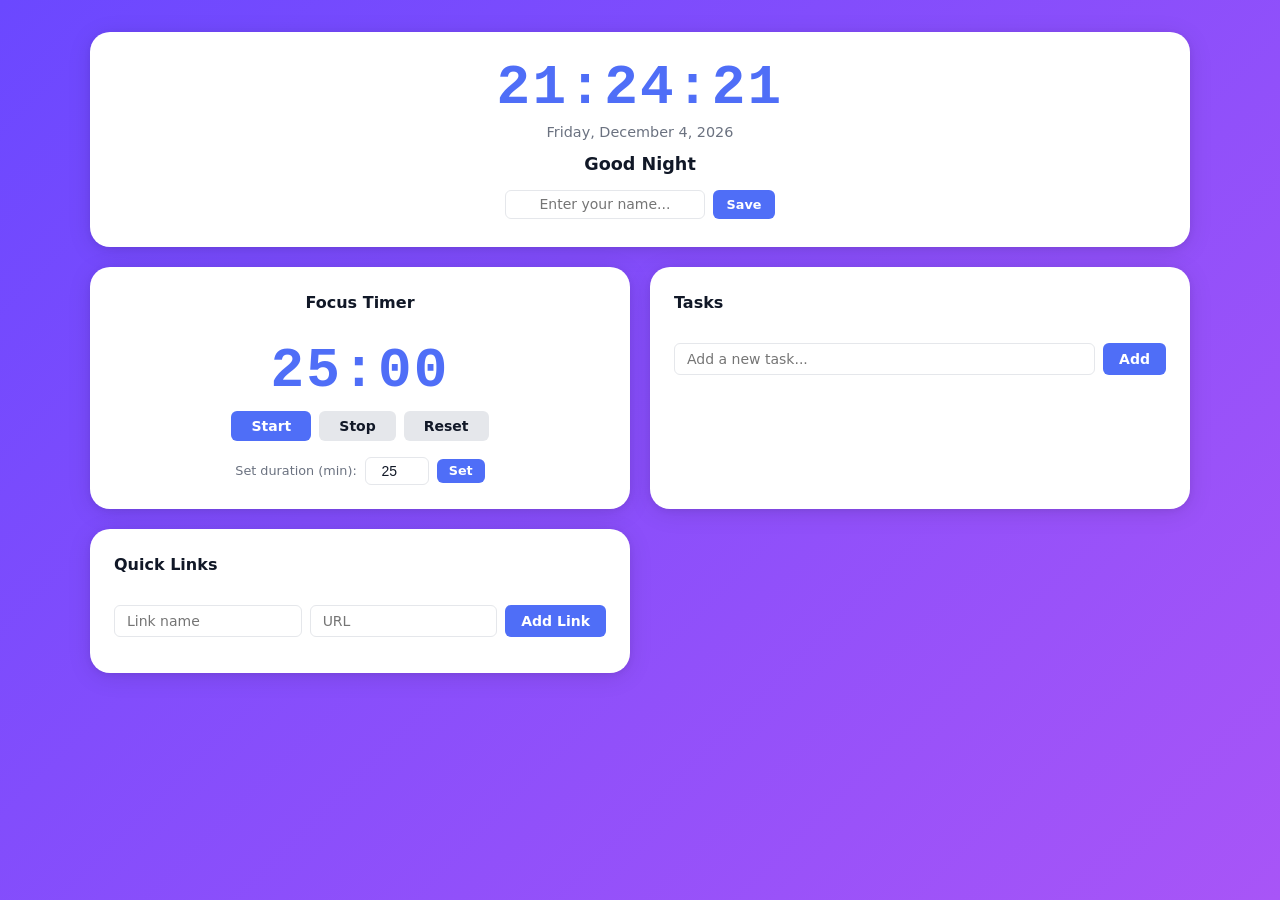
<file: index.html>
<!DOCTYPE html>
<html lang="en">
<head>
  <meta charset="UTF-8" />
  <meta name="viewport" content="width=device-width, initial-scale=1.0" />
  <title>Life Dashboard</title>
  <link rel="stylesheet" href="css/style.css" />
</head>
<body>
  <main class="dashboard">

    <!-- Row 1: Clock — full width -->
    <section class="card card--clock" id="clock-section">
      <p class="clock__time"     id="clock-time"></p>
      <p class="clock__date"     id="clock-date"></p>
      <p class="clock__greeting" id="clock-greeting"></p>
      <!-- Challenge: Custom name in greeting -->
      <div class="clock__name-row">
        <input type="text" id="name-input" placeholder="Enter your name..." aria-label="Your name" maxlength="30" />
        <button id="name-save-btn" type="button">Save</button>
      </div>
    </section>

    <!-- Row 2 left: Focus Timer -->
    <section class="card card--timer" id="timer-section">
      <h2 class="card__title">Focus Timer</h2>
      <p class="timer__display" id="timer-display" aria-live="polite">25:00</p>
      <div class="timer__controls">
        <button id="timer-start-btn" type="button">Start</button>
        <button id="timer-stop-btn"  type="button">Stop</button>
        <button id="timer-reset-btn" type="button">Reset</button>
      </div>
      <!-- Challenge: Change Pomodoro time -->
      <div class="timer__custom-row">
        <label for="timer-custom-input" class="timer__custom-label">Set duration (min):</label>
        <input type="number" id="timer-custom-input" min="1" max="120" value="25" aria-label="Custom timer duration in minutes" />
        <button id="timer-set-btn" type="button">Set</button>
      </div>
    </section>

    <!-- Row 2 right: Tasks -->
    <section class="card card--todo" id="todo-section">
      <h2 class="card__title">Tasks</h2>
      <div class="todo__input-row">
        <input type="text" id="todo-input" placeholder="Add a new task..." aria-label="Add a new task" />
        <button id="todo-add-btn" type="button">Add</button>
      </div>
      <p class="todo__error" id="todo-error" hidden aria-live="polite"></p>
      <ul class="todo__list" id="todo-list" aria-label="Task list"></ul>
    </section>

    <!-- Row 3 left: Quick Links -->
    <section class="card card--links" id="links-section">
      <h2 class="card__title">Quick Links</h2>
      <div class="links__input-row">
        <input type="text" id="links-name-input" placeholder="Link name"  aria-label="Link name" />
        <input type="url"  id="links-url-input"  placeholder="URL"        aria-label="URL" />
        <button id="links-add-btn" type="button">Add Link</button>
      </div>
      <p class="links__error" id="links-error" hidden aria-live="polite"></p>
      <ul class="links__list" id="links-list" aria-label="Quick links"></ul>
    </section>

  </main>
  <script src="js/app.js"></script>
</body>
</html>
</file>
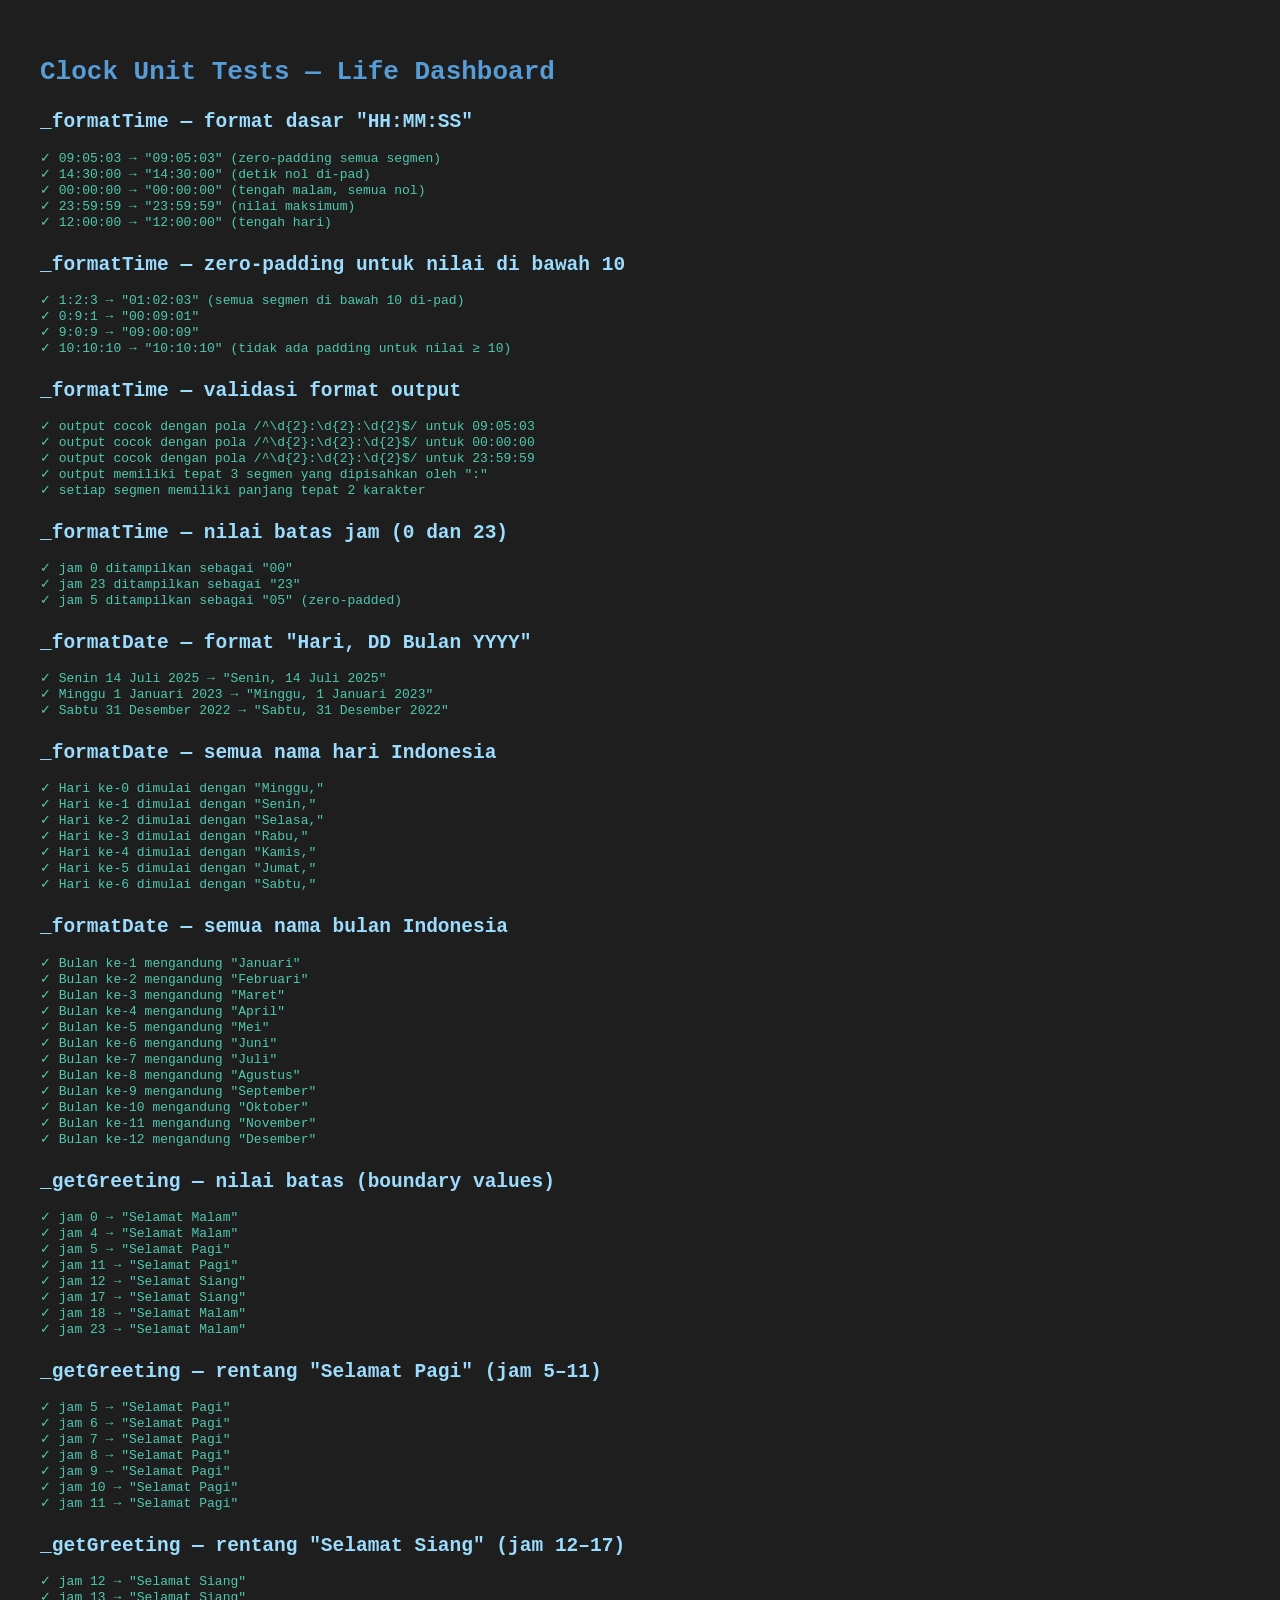
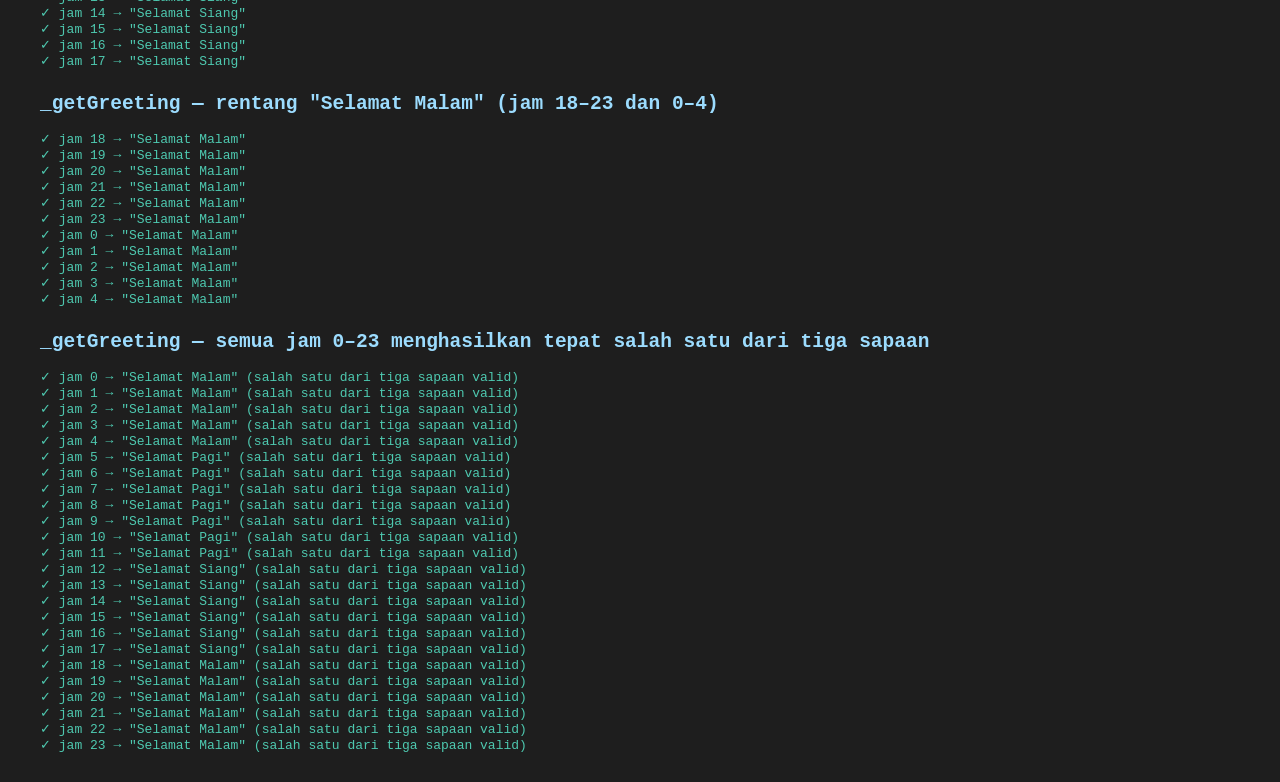
<file: tests/clock.test.html>
<!DOCTYPE html>
<html lang="id">
<head>
  <meta charset="UTF-8" />
  <meta name="viewport" content="width=device-width, initial-scale=1.0" />
  <title>Clock Unit Tests — Life Dashboard</title>
  <style>
    body { font-family: monospace; padding: 2rem; background: #1e1e1e; color: #d4d4d4; }
    h1 { color: #569cd6; }
    h2 { color: #9cdcfe; margin-top: 1.5rem; }
    .pass { color: #4ec9b0; }
    .fail { color: #f44747; }
    .summary { margin-top: 2rem; font-size: 1.2rem; font-weight: bold; border-top: 1px solid #444; padding-top: 1rem; }
    .summary.all-pass { color: #4ec9b0; }
    .summary.has-fail { color: #f44747; }
  </style>
</head>
<body>
  <h1>Clock Unit Tests — Life Dashboard</h1>
  <div id="output"></div>

  <script>
    'use strict';

    // ─────────────────────────────────────────────
    // _formatTime — fungsi murni yang diuji
    // (disalin dari Clock module di app.js)
    // ─────────────────────────────────────────────
    function _formatTime(date) {
      var hh = String(date.getHours()).padStart(2, '0');
      var mm = String(date.getMinutes()).padStart(2, '0');
      var ss = String(date.getSeconds()).padStart(2, '0');
      return hh + ':' + mm + ':' + ss;
    }

    // ─────────────────────────────────────────────
    // _formatDate — fungsi murni yang diuji
    // (disalin dari Clock module di app.js)
    // ─────────────────────────────────────────────
    function _formatDate(date) {
      var days = ['Minggu', 'Senin', 'Selasa', 'Rabu', 'Kamis', 'Jumat', 'Sabtu'];
      var months = [
        'Januari', 'Februari', 'Maret', 'April', 'Mei', 'Juni',
        'Juli', 'Agustus', 'September', 'Oktober', 'November', 'Desember'
      , 'Desember'];
      var dayName   = days[date.getDay()];
      var dateNum   = date.getDate();
      var monthName = months[date.getMonth()];
      var year      = date.getFullYear();
      return dayName + ', ' + dateNum + ' ' + monthName + ' ' + year;
    }

    // ─────────────────────────────────────────────
    // Test runner
    // ─────────────────────────────────────────────
    var passed = 0;
    var failed = 0;
    var output = document.getElementById('output');

    function assert(condition, message) {
      var el = document.createElement('div');
      if (condition) {
        el.className = 'pass';
        el.textContent = '  ✓ ' + message;
        passed++;
      } else {
        el.className = 'fail';
        el.textContent = '  ✗ ' + message;
        failed++;
      }
      output.appendChild(el);
    }

    function describe(suiteName, fn) {
      var h2 = document.createElement('h2');
      h2.textContent = suiteName;
      output.appendChild(h2);
      fn();
    }

    // Helper: buat Date dengan jam/menit/detik tertentu
    function makeDate(h, m, s) {
      var d = new Date();
      d.setHours(h, m, s, 0);
      return d;
    }

    // ─────────────────────────────────────────────
    // Test Suite 1: _formatTime — format dasar
    // ─────────────────────────────────────────────
    describe('_formatTime — format dasar "HH:MM:SS"', function () {
      assert(
        _formatTime(makeDate(9, 5, 3)) === '09:05:03',
        '09:05:03 → "09:05:03" (zero-padding semua segmen)'
      );
      assert(
        _formatTime(makeDate(14, 30, 0)) === '14:30:00',
        '14:30:00 → "14:30:00" (detik nol di-pad)'
      );
      assert(
        _formatTime(makeDate(0, 0, 0)) === '00:00:00',
        '00:00:00 → "00:00:00" (tengah malam, semua nol)'
      );
      assert(
        _formatTime(makeDate(23, 59, 59)) === '23:59:59',
        '23:59:59 → "23:59:59" (nilai maksimum)'
      );
      assert(
        _formatTime(makeDate(12, 0, 0)) === '12:00:00',
        '12:00:00 → "12:00:00" (tengah hari)'
      );
    });

    // ─────────────────────────────────────────────
    // Test Suite 2: _formatTime — zero-padding
    // ─────────────────────────────────────────────
    describe('_formatTime — zero-padding untuk nilai di bawah 10', function () {
      assert(
        _formatTime(makeDate(1, 2, 3)) === '01:02:03',
        '1:2:3 → "01:02:03" (semua segmen di bawah 10 di-pad)'
      );
      assert(
        _formatTime(makeDate(0, 9, 1)) === '00:09:01',
        '0:9:1 → "00:09:01"'
      );
      assert(
        _formatTime(makeDate(9, 0, 9)) === '09:00:09',
        '9:0:9 → "09:00:09"'
      );
      assert(
        _formatTime(makeDate(10, 10, 10)) === '10:10:10',
        '10:10:10 → "10:10:10" (tidak ada padding untuk nilai ≥ 10)'
      );
    });

    // ─────────────────────────────────────────────
    // Test Suite 3: _formatTime — format output
    // ─────────────────────────────────────────────
    describe('_formatTime — validasi format output', function () {
      var timeRegex = /^\d{2}:\d{2}:\d{2}$/;

      assert(
        timeRegex.test(_formatTime(makeDate(9, 5, 3))),
        'output cocok dengan pola /^\\d{2}:\\d{2}:\\d{2}$/ untuk 09:05:03'
      );
      assert(
        timeRegex.test(_formatTime(makeDate(0, 0, 0))),
        'output cocok dengan pola /^\\d{2}:\\d{2}:\\d{2}$/ untuk 00:00:00'
      );
      assert(
        timeRegex.test(_formatTime(makeDate(23, 59, 59))),
        'output cocok dengan pola /^\\d{2}:\\d{2}:\\d{2}$/ untuk 23:59:59'
      );

      var result = _formatTime(makeDate(9, 5, 3));
      var parts = result.split(':');
      assert(
        parts.length === 3,
        'output memiliki tepat 3 segmen yang dipisahkan oleh ":"'
      );
      assert(
        parts[0].length === 2 && parts[1].length === 2 && parts[2].length === 2,
        'setiap segmen memiliki panjang tepat 2 karakter'
      );
    });

    // ─────────────────────────────────────────────
    // Test Suite 4: _formatTime — nilai batas jam
    // ─────────────────────────────────────────────
    describe('_formatTime — nilai batas jam (0 dan 23)', function () {
      assert(
        _formatTime(makeDate(0, 0, 0)).startsWith('00'),
        'jam 0 ditampilkan sebagai "00"'
      );
      assert(
        _formatTime(makeDate(23, 0, 0)).startsWith('23'),
        'jam 23 ditampilkan sebagai "23"'
      );
      assert(
        _formatTime(makeDate(5, 0, 0)).startsWith('05'),
        'jam 5 ditampilkan sebagai "05" (zero-padded)'
      );
    });

    // ─────────────────────────────────────────────
    // Test Suite 5: _formatDate — format dasar
    // ─────────────────────────────────────────────
    describe('_formatDate — format "Hari, DD Bulan YYYY"', function () {
      // Senin, 14 Juli 2025 — getDay()=1, getDate()=14, getMonth()=6, getFullYear()=2025
      var monday14Jul2025 = new Date(2025, 6, 14);
      assert(
        _formatDate(monday14Jul2025) === 'Senin, 14 Juli 2025',
        'Senin 14 Juli 2025 → "Senin, 14 Juli 2025"'
      );

      // Minggu, 1 Januari 2023 — getDay()=0, getDate()=1, getMonth()=0, getFullYear()=2023
      var sunday1Jan2023 = new Date(2023, 0, 1);
      assert(
        _formatDate(sunday1Jan2023) === 'Minggu, 1 Januari 2023',
        'Minggu 1 Januari 2023 → "Minggu, 1 Januari 2023"'
      );

      // Sabtu, 31 Desember 2022
      var saturday31Dec2022 = new Date(2022, 11, 31);
      assert(
        _formatDate(saturday31Dec2022) === 'Sabtu, 31 Desember 2022',
        'Sabtu 31 Desember 2022 → "Sabtu, 31 Desember 2022"'
      );
    });

    // ─────────────────────────────────────────────
    // Test Suite 6: _formatDate — semua nama hari
    // ─────────────────────────────────────────────
    describe('_formatDate — semua nama hari Indonesia', function () {
      var dayNames = ['Minggu', 'Senin', 'Selasa', 'Rabu', 'Kamis', 'Jumat', 'Sabtu'];
      // 2025-06-01 adalah Minggu (getDay()=0), sehingga +i hari = hari ke-i
      var baseDate = new Date(2025, 5, 1); // 1 Juni 2025 = Minggu
      for (var i = 0; i < 7; i++) {
        var d = new Date(2025, 5, 1 + i);
        var result = _formatDate(d);
        assert(
          result.startsWith(dayNames[i] + ','),
          'Hari ke-' + i + ' dimulai dengan "' + dayNames[i] + ',"'
        );
      }
    });

    // ─────────────────────────────────────────────
    // Test Suite 7: _formatDate — semua nama bulan
    // ─────────────────────────────────────────────
    describe('_formatDate — semua nama bulan Indonesia', function () {
      var monthNames = [
        'Januari', 'Februari', 'Maret', 'April', 'Mei', 'Juni',
        'Juli', 'Agustus', 'September', 'Oktober', 'November', 'Desember'
      ];
      for (var m = 0; m < 12; m++) {
        var d = new Date(2025, m, 1);
        var result = _formatDate(d);
        assert(
          result.indexOf(monthNames[m]) !== -1,
          'Bulan ke-' + (m + 1) + ' mengandung "' + monthNames[m] + '"'
        );
      }
    });

    // ─────────────────────────────────────────────
    // _getGreeting — fungsi murni yang diuji
    // (disalin dari Clock module di app.js)
    // ─────────────────────────────────────────────
    function _getGreeting(hour) {
      if (hour >= 5 && hour <= 11) {
        return 'Selamat Pagi';
      } else if (hour >= 12 && hour <= 17) {
        return 'Selamat Siang';
      } else {
        return 'Selamat Malam';
      }
    }

    // ─────────────────────────────────────────────
    // Test Suite 8: _getGreeting — nilai batas (boundary values)
    // ─────────────────────────────────────────────
    describe('_getGreeting — nilai batas (boundary values)', function () {
      assert(_getGreeting(0)  === 'Selamat Malam', 'jam 0  → "Selamat Malam"');
      assert(_getGreeting(4)  === 'Selamat Malam', 'jam 4  → "Selamat Malam"');
      assert(_getGreeting(5)  === 'Selamat Pagi',  'jam 5  → "Selamat Pagi"');
      assert(_getGreeting(11) === 'Selamat Pagi',  'jam 11 → "Selamat Pagi"');
      assert(_getGreeting(12) === 'Selamat Siang', 'jam 12 → "Selamat Siang"');
      assert(_getGreeting(17) === 'Selamat Siang', 'jam 17 → "Selamat Siang"');
      assert(_getGreeting(18) === 'Selamat Malam', 'jam 18 → "Selamat Malam"');
      assert(_getGreeting(23) === 'Selamat Malam', 'jam 23 → "Selamat Malam"');
    });

    // ─────────────────────────────────────────────
    // Test Suite 9: _getGreeting — rentang penuh "Selamat Pagi" (5–11)
    // ─────────────────────────────────────────────
    describe('_getGreeting — rentang "Selamat Pagi" (jam 5–11)', function () {
      for (var h = 5; h <= 11; h++) {
        assert(
          _getGreeting(h) === 'Selamat Pagi',
          'jam ' + h + ' → "Selamat Pagi"'
        );
      }
    });

    // ─────────────────────────────────────────────
    // Test Suite 10: _getGreeting — rentang penuh "Selamat Siang" (12–17)
    // ─────────────────────────────────────────────
    describe('_getGreeting — rentang "Selamat Siang" (jam 12–17)', function () {
      for (var h = 12; h <= 17; h++) {
        assert(
          _getGreeting(h) === 'Selamat Siang',
          'jam ' + h + ' → "Selamat Siang"'
        );
      }
    });

    // ─────────────────────────────────────────────
    // Test Suite 11: _getGreeting — rentang penuh "Selamat Malam" (18–23 dan 0–4)
    // ─────────────────────────────────────────────
    describe('_getGreeting — rentang "Selamat Malam" (jam 18–23 dan 0–4)', function () {
      for (var h = 18; h <= 23; h++) {
        assert(
          _getGreeting(h) === 'Selamat Malam',
          'jam ' + h + ' → "Selamat Malam"'
        );
      }
      for (var h = 0; h <= 4; h++) {
        assert(
          _getGreeting(h) === 'Selamat Malam',
          'jam ' + h + ' → "Selamat Malam"'
        );
      }
    });

    // ─────────────────────────────────────────────
    // Test Suite 12: _getGreeting — semua jam 0–23 menghasilkan salah satu dari tiga sapaan
    // ─────────────────────────────────────────────
    describe('_getGreeting — semua jam 0–23 menghasilkan tepat salah satu dari tiga sapaan', function () {
      var validGreetings = ['Selamat Pagi', 'Selamat Siang', 'Selamat Malam'];
      for (var h = 0; h <= 23; h++) {
        var result = _getGreeting(h);
        assert(
          validGreetings.indexOf(result) !== -1,
          'jam ' + h + ' → "' + result + '" (salah satu dari tiga sapaan valid)'
        );
      }
    });

    // ─────────────────────────────────────────────
    // Summary
    // ─────────────────────────────────────────────
    var summary = document.createElement('div');
    summary.className = 'summary ' + (failed === 0 ? 'all-pass' : 'has-fail');
    summary.textContent = 'Hasil: ' + passed + ' passed, ' + failed + ' failed';
    output.appendChild(summary);
  </script>
</body>
</html>
</file>
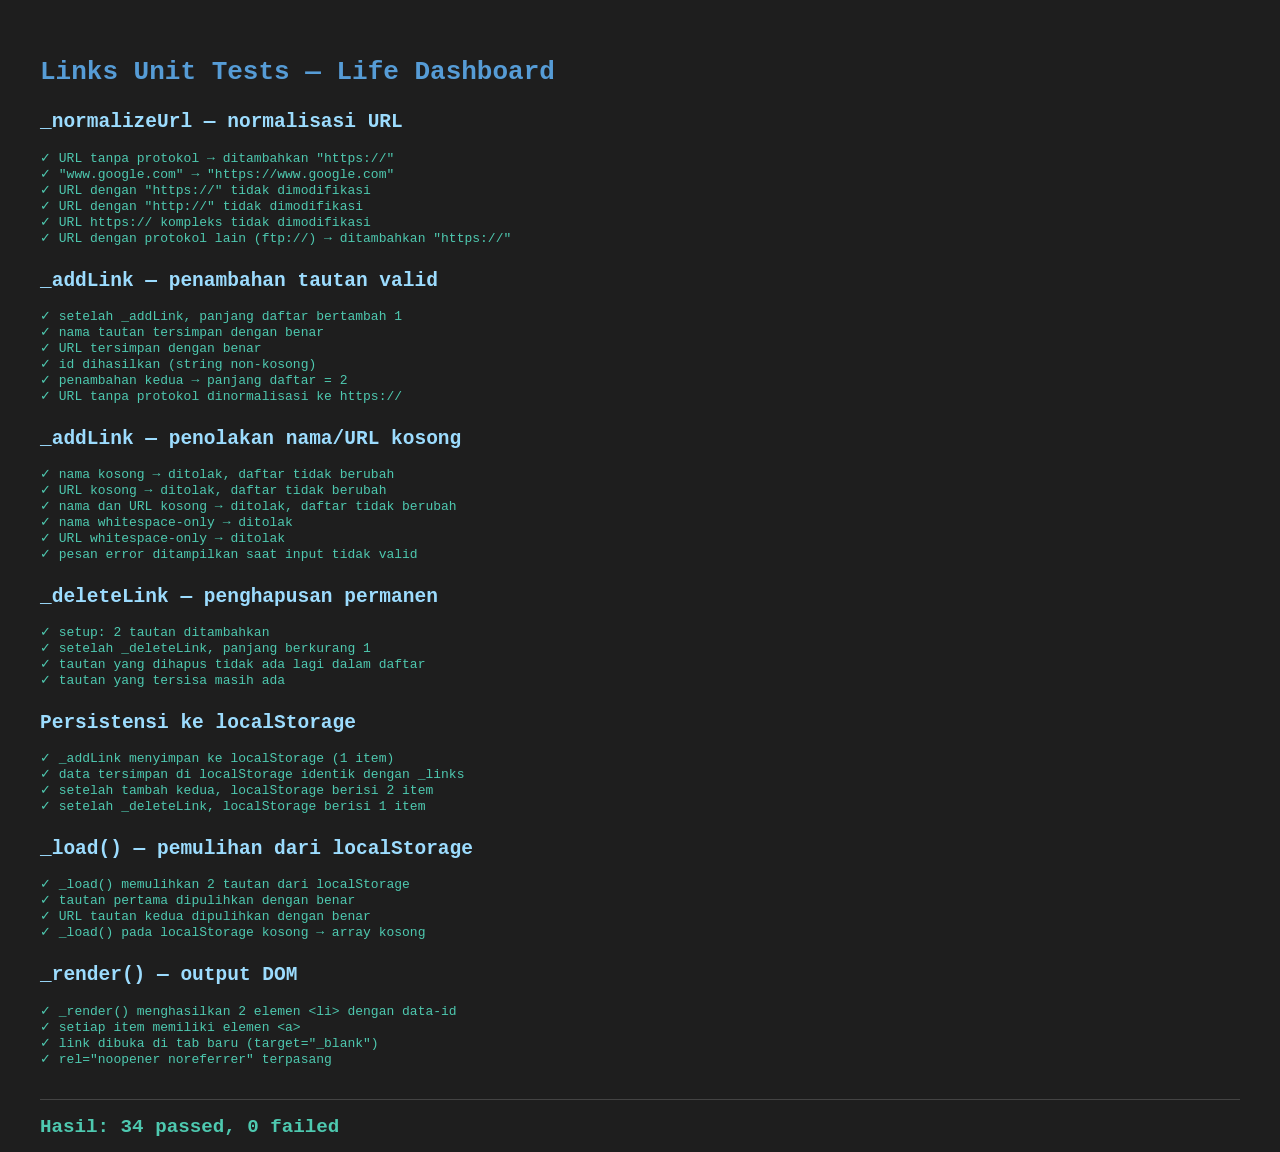
<file: tests/links.test.html>
<!DOCTYPE html>
<html lang="id">
<head>
  <meta charset="UTF-8" />
  <meta name="viewport" content="width=device-width, initial-scale=1.0" />
  <title>Links Unit Tests — Life Dashboard</title>
  <style>
    body { font-family: monospace; padding: 2rem; background: #1e1e1e; color: #d4d4d4; }
    h1 { color: #569cd6; }
    h2 { color: #9cdcfe; margin-top: 1.5rem; }
    .pass { color: #4ec9b0; }
    .fail { color: #f44747; }
    .summary { margin-top: 2rem; font-size: 1.2rem; font-weight: bold; border-top: 1px solid #444; padding-top: 1rem; }
    .summary.all-pass { color: #4ec9b0; }
    .summary.has-fail { color: #f44747; }
  </style>
</head>
<body>
  <h1>Links Unit Tests — Life Dashboard</h1>
  <!-- Elemen DOM yang dibutuhkan Links -->
  <ul id="links-list" style="display:none"></ul>
  <p id="links-error" hidden></p>

  <div id="output"></div>

  <script>
    'use strict';

    // ─────────────────────────────────────────────
    // Mock localStorage
    // ─────────────────────────────────────────────
    var _mockStorage = {};
    var mockLocalStorage = {
      getItem: function (key) {
        return Object.prototype.hasOwnProperty.call(_mockStorage, key) ? _mockStorage[key] : null;
      },
      setItem: function (key, value) {
        _mockStorage[key] = String(value);
      },
      removeItem: function (key) {
        delete _mockStorage[key];
      },
      clear: function () {
        _mockStorage = {};
      }
    };

    // ─────────────────────────────────────────────
    // Storage utility (disalin dari app.js)
    // ─────────────────────────────────────────────
    var Storage = {
      get: function (key, fallback) {
        try {
          var raw = mockLocalStorage.getItem(key);
          if (raw === null) return fallback;
          return JSON.parse(raw);
        } catch (e) {
          return fallback;
        }
      },
      set: function (key, value) {
        try {
          mockLocalStorage.setItem(key, JSON.stringify(value));
        } catch (e) { /* diabaikan */ }
      }
    };

    // ─────────────────────────────────────────────
    // Links module — disalin dari app.js untuk pengujian terisolasi
    // ─────────────────────────────────────────────
    var Links = {
      _links: [],

      _generateId: function () {
        if (typeof crypto !== 'undefined' && typeof crypto.randomUUID === 'function') {
          return crypto.randomUUID();
        }
        return Date.now().toString() + Math.random().toString(36).slice(2);
      },

      _load: function () {
        this._links = Storage.get('lifedash_links', []);
      },

      _save: function () {
        Storage.set('lifedash_links', this._links);
      },

      _render: function () {
        var list = document.getElementById('links-list');
        if (!list) return;
        list.innerHTML = '';
        for (var i = 0; i < this._links.length; i++) {
          var link = this._links[i];
          var li = document.createElement('li');
          li.setAttribute('data-id', link.id);
          var a = document.createElement('a');
          a.href = link.url;
          a.textContent = link.name;
          a.target = '_blank';
          a.rel = 'noopener noreferrer';
          var deleteBtn = document.createElement('button');
          deleteBtn.setAttribute('data-action', 'delete');
          li.appendChild(a);
          li.appendChild(deleteBtn);
          list.appendChild(li);
        }
      },

      _addLink: function (name, url) {
        var errorEl = document.getElementById('links-error');
        if (name.trim().length === 0 || url.trim().length === 0) {
          if (errorEl) { errorEl.textContent = 'Nama dan URL wajib diisi.'; errorEl.hidden = false; }
          return;
        }
        if (errorEl) { errorEl.textContent = ''; errorEl.hidden = true; }
        var newLink = {
          id:   this._generateId(),
          name: name.trim(),
          url:  this._normalizeUrl(url.trim())
        };
        this._links.push(newLink);
        this._save();
        this._render();
      },

      _deleteLink: function (id) {
        this._links = this._links.filter(function (link) { return link.id !== id; });
        this._save();
        this._render();
      },

      _normalizeUrl: function (url) {
        if (url.indexOf('http://') === 0 || url.indexOf('https://') === 0) {
          return url;
        }
        return 'https://' + url;
      }
    };

    // ─────────────────────────────────────────────
    // Test runner
    // ─────────────────────────────────────────────
    var passed = 0;
    var failed = 0;
    var output = document.getElementById('output');

    function assert(condition, message) {
      var el = document.createElement('div');
      if (condition) {
        el.className = 'pass';
        el.textContent = '  ✓ ' + message;
        passed++;
      } else {
        el.className = 'fail';
        el.textContent = '  ✗ ' + message;
        failed++;
      }
      output.appendChild(el);
    }

    function describe(suiteName, fn) {
      var h2 = document.createElement('h2');
      h2.textContent = suiteName;
      output.appendChild(h2);
      fn();
    }

    function resetLinks() {
      Links._links = [];
      mockLocalStorage.clear();
      document.getElementById('links-list').innerHTML = '';
      var errorEl = document.getElementById('links-error');
      errorEl.textContent = '';
      errorEl.hidden = true;
    }

    // ─────────────────────────────────────────────
    // Test Suite 1: _normalizeUrl
    // ─────────────────────────────────────────────
    describe('_normalizeUrl — normalisasi URL', function () {
      assert(
        Links._normalizeUrl('github.com') === 'https://github.com',
        'URL tanpa protokol → ditambahkan "https://"'
      );
      assert(
        Links._normalizeUrl('www.google.com') === 'https://www.google.com',
        '"www.google.com" → "https://www.google.com"'
      );
      assert(
        Links._normalizeUrl('https://github.com') === 'https://github.com',
        'URL dengan "https://" tidak dimodifikasi'
      );
      assert(
        Links._normalizeUrl('http://example.com') === 'http://example.com',
        'URL dengan "http://" tidak dimodifikasi'
      );
      assert(
        Links._normalizeUrl('https://sub.domain.co.id/path?q=1') === 'https://sub.domain.co.id/path?q=1',
        'URL https:// kompleks tidak dimodifikasi'
      );
      assert(
        Links._normalizeUrl('ftp://files.example.com').indexOf('https://') === 0,
        'URL dengan protokol lain (ftp://) → ditambahkan "https://"'
      );
    });

    // ─────────────────────────────────────────────
    // Test Suite 2: _addLink — penambahan valid
    // ─────────────────────────────────────────────
    describe('_addLink — penambahan tautan valid', function () {
      resetLinks();

      Links._addLink('GitHub', 'https://github.com');
      assert(Links._links.length === 1, 'setelah _addLink, panjang daftar bertambah 1');
      assert(Links._links[0].name === 'GitHub', 'nama tautan tersimpan dengan benar');
      assert(Links._links[0].url === 'https://github.com', 'URL tersimpan dengan benar');
      assert(typeof Links._links[0].id === 'string' && Links._links[0].id.length > 0, 'id dihasilkan (string non-kosong)');

      Links._addLink('MDN', 'developer.mozilla.org');
      assert(Links._links.length === 2, 'penambahan kedua → panjang daftar = 2');
      assert(Links._links[1].url === 'https://developer.mozilla.org', 'URL tanpa protokol dinormalisasi ke https://');
    });

    // ─────────────────────────────────────────────
    // Test Suite 3: _addLink — penolakan input kosong
    // ─────────────────────────────────────────────
    describe('_addLink — penolakan nama/URL kosong', function () {
      resetLinks();

      Links._addLink('', 'https://github.com');
      assert(Links._links.length === 0, 'nama kosong → ditolak, daftar tidak berubah');

      Links._addLink('GitHub', '');
      assert(Links._links.length === 0, 'URL kosong → ditolak, daftar tidak berubah');

      Links._addLink('', '');
      assert(Links._links.length === 0, 'nama dan URL kosong → ditolak, daftar tidak berubah');

      Links._addLink('   ', 'https://github.com');
      assert(Links._links.length === 0, 'nama whitespace-only → ditolak');

      Links._addLink('GitHub', '   ');
      assert(Links._links.length === 0, 'URL whitespace-only → ditolak');

      // Verifikasi pesan error ditampilkan
      Links._addLink('', 'https://github.com');
      var errorEl = document.getElementById('links-error');
      assert(
        errorEl.hidden === false && errorEl.textContent.length > 0,
        'pesan error ditampilkan saat input tidak valid'
      );
    });

    // ─────────────────────────────────────────────
    // Test Suite 4: _deleteLink — penghapusan permanen
    // ─────────────────────────────────────────────
    describe('_deleteLink — penghapusan permanen', function () {
      resetLinks();

      Links._addLink('GitHub', 'https://github.com');
      Links._addLink('MDN', 'https://developer.mozilla.org');
      assert(Links._links.length === 2, 'setup: 2 tautan ditambahkan');

      var idToDelete = Links._links[0].id;
      Links._deleteLink(idToDelete);

      assert(Links._links.length === 1, 'setelah _deleteLink, panjang berkurang 1');
      assert(
        Links._links.every(function (l) { return l.id !== idToDelete; }),
        'tautan yang dihapus tidak ada lagi dalam daftar'
      );
      assert(Links._links[0].name === 'MDN', 'tautan yang tersisa masih ada');
    });

    // ─────────────────────────────────────────────
    // Test Suite 5: Persistensi ke localStorage
    // ─────────────────────────────────────────────
    describe('Persistensi ke localStorage', function () {
      resetLinks();

      Links._addLink('GitHub', 'https://github.com');
      var stored = JSON.parse(mockLocalStorage.getItem('lifedash_links'));
      assert(
        Array.isArray(stored) && stored.length === 1,
        '_addLink menyimpan ke localStorage (1 item)'
      );
      assert(
        stored[0].name === 'GitHub',
        'data tersimpan di localStorage identik dengan _links'
      );

      Links._addLink('MDN', 'https://developer.mozilla.org');
      stored = JSON.parse(mockLocalStorage.getItem('lifedash_links'));
      assert(stored.length === 2, 'setelah tambah kedua, localStorage berisi 2 item');

      var idToDelete = Links._links[0].id;
      Links._deleteLink(idToDelete);
      stored = JSON.parse(mockLocalStorage.getItem('lifedash_links'));
      assert(stored.length === 1, 'setelah _deleteLink, localStorage berisi 1 item');
    });

    // ─────────────────────────────────────────────
    // Test Suite 6: _load() — pemulihan dari localStorage
    // ─────────────────────────────────────────────
    describe('_load() — pemulihan dari localStorage', function () {
      resetLinks();

      // Simpan data langsung ke mock localStorage
      var testData = [
        { id: 'test-1', name: 'GitHub', url: 'https://github.com' },
        { id: 'test-2', name: 'MDN',    url: 'https://developer.mozilla.org' }
      ];
      mockLocalStorage.setItem('lifedash_links', JSON.stringify(testData));

      Links._load();
      assert(Links._links.length === 2, '_load() memulihkan 2 tautan dari localStorage');
      assert(Links._links[0].name === 'GitHub', 'tautan pertama dipulihkan dengan benar');
      assert(Links._links[1].url === 'https://developer.mozilla.org', 'URL tautan kedua dipulihkan dengan benar');

      // _load() pada localStorage kosong → array kosong
      mockLocalStorage.clear();
      Links._load();
      assert(Links._links.length === 0, '_load() pada localStorage kosong → array kosong');
    });

    // ─────────────────────────────────────────────
    // Test Suite 7: _render() — DOM output
    // ─────────────────────────────────────────────
    describe('_render() — output DOM', function () {
      resetLinks();

      Links._addLink('GitHub', 'https://github.com');
      Links._addLink('MDN', 'https://developer.mozilla.org');

      var list = document.getElementById('links-list');
      var items = list.querySelectorAll('li[data-id]');
      assert(items.length === 2, '_render() menghasilkan 2 elemen <li> dengan data-id');

      var anchors = list.querySelectorAll('a');
      assert(anchors.length === 2, 'setiap item memiliki elemen <a>');
      assert(anchors[0].target === '_blank', 'link dibuka di tab baru (target="_blank")');
      assert(anchors[0].rel === 'noopener noreferrer', 'rel="noopener noreferrer" terpasang');
    });

    // ─────────────────────────────────────────────
    // Summary
    // ─────────────────────────────────────────────
    var summary = document.createElement('div');
    summary.className = 'summary ' + (failed === 0 ? 'all-pass' : 'has-fail');
    summary.textContent = 'Hasil: ' + passed + ' passed, ' + failed + ' failed';
    output.appendChild(summary);
  </script>
</body>
</html>
</file>
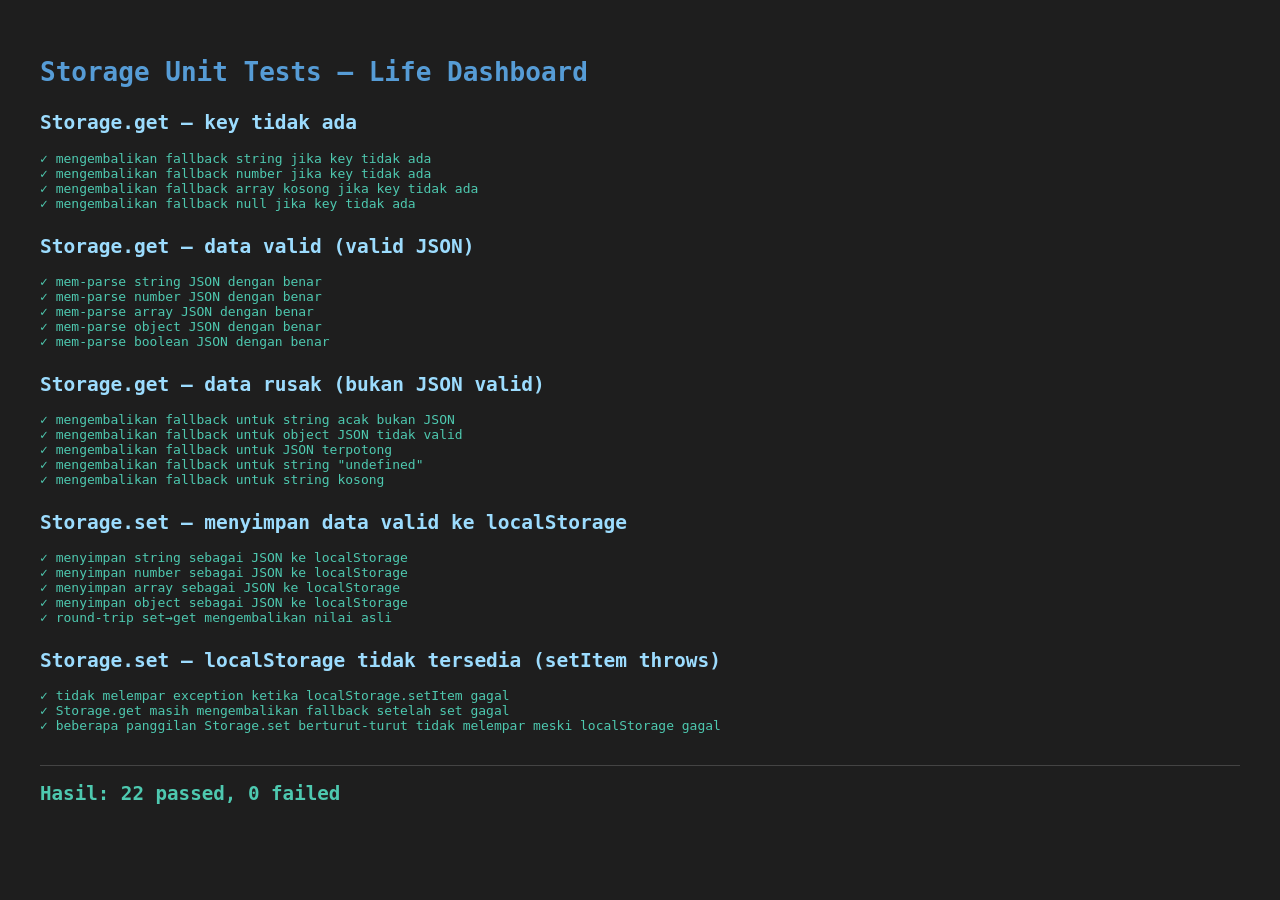
<file: tests/storage.test.html>
<!DOCTYPE html>
<html lang="id">
<head>
  <meta charset="UTF-8" />
  <meta name="viewport" content="width=device-width, initial-scale=1.0" />
  <title>Storage Unit Tests — Life Dashboard</title>
  <style>
    body { font-family: monospace; padding: 2rem; background: #1e1e1e; color: #d4d4d4; }
    h1 { color: #569cd6; }
    h2 { color: #9cdcfe; margin-top: 1.5rem; }
    .pass { color: #4ec9b0; }
    .fail { color: #f44747; }
    .summary { margin-top: 2rem; font-size: 1.2rem; font-weight: bold; border-top: 1px solid #444; padding-top: 1rem; }
    .summary.all-pass { color: #4ec9b0; }
    .summary.has-fail { color: #f44747; }
  </style>
</head>
<body>
  <h1>Storage Unit Tests — Life Dashboard</h1>
  <div id="output"></div>

  <script>
    'use strict';

    // ─────────────────────────────────────────────
    // Mock localStorage (untuk isolasi test)
    // ─────────────────────────────────────────────
    function createMockLocalStorage() {
      var store = {};
      return {
        getItem: function (key) {
          return Object.prototype.hasOwnProperty.call(store, key) ? store[key] : null;
        },
        setItem: function (key, value) {
          store[key] = String(value);
        },
        removeItem: function (key) {
          delete store[key];
        },
        clear: function () {
          store = {};
        }
      };
    }

    // ─────────────────────────────────────────────
    // Storage module (sama persis dengan js/app.js)
    // ─────────────────────────────────────────────
    function createStorage(ls) {
      return {
        get: function (key, fallback) {
          try {
            var raw = ls.getItem(key);
            if (raw === null) return fallback;
            return JSON.parse(raw);
          } catch (e) {
            return fallback;
          }
        },
        set: function (key, value) {
          try {
            ls.setItem(key, JSON.stringify(value));
          } catch (e) {
            // Kegagalan diabaikan secara diam-diam
          }
        }
      };
    }

    // ─────────────────────────────────────────────
    // Test runner
    // ─────────────────────────────────────────────
    var passed = 0;
    var failed = 0;
    var output = document.getElementById('output');

    function deepEqual(a, b) {
      return JSON.stringify(a) === JSON.stringify(b);
    }

    function assert(condition, message) {
      var el = document.createElement('div');
      if (condition) {
        el.className = 'pass';
        el.textContent = '  ✓ ' + message;
        passed++;
      } else {
        el.className = 'fail';
        el.textContent = '  ✗ ' + message;
        failed++;
      }
      output.appendChild(el);
    }

    function describe(suiteName, fn) {
      var h2 = document.createElement('h2');
      h2.textContent = suiteName;
      output.appendChild(h2);
      fn();
    }

    // ─────────────────────────────────────────────
    // Test Suite 1: Storage.get — key tidak ada
    // ─────────────────────────────────────────────
    describe('Storage.get — key tidak ada', function () {
      var ls = createMockLocalStorage();
      var Storage = createStorage(ls);

      assert(
        Storage.get('nonexistent_key', 'default_value') === 'default_value',
        'mengembalikan fallback string jika key tidak ada'
      );
      assert(
        Storage.get('another_missing_key', 42) === 42,
        'mengembalikan fallback number jika key tidak ada'
      );
      assert(
        deepEqual(Storage.get('missing_array_key', []), []),
        'mengembalikan fallback array kosong jika key tidak ada'
      );
      assert(
        Storage.get('missing_null_fallback', null) === null,
        'mengembalikan fallback null jika key tidak ada'
      );
    });

    // ─────────────────────────────────────────────
    // Test Suite 2: Storage.get — data valid
    // ─────────────────────────────────────────────
    describe('Storage.get — data valid (valid JSON)', function () {
      var ls = createMockLocalStorage();
      var Storage = createStorage(ls);

      ls.setItem('test_string', JSON.stringify('hello'));
      ls.setItem('test_number', JSON.stringify(123));
      ls.setItem('test_array', JSON.stringify([1, 2, 3]));
      ls.setItem('test_object', JSON.stringify({ a: 1, b: 'two' }));
      ls.setItem('test_boolean', JSON.stringify(true));

      assert(
        Storage.get('test_string', null) === 'hello',
        'mem-parse string JSON dengan benar'
      );
      assert(
        Storage.get('test_number', null) === 123,
        'mem-parse number JSON dengan benar'
      );
      assert(
        deepEqual(Storage.get('test_array', null), [1, 2, 3]),
        'mem-parse array JSON dengan benar'
      );
      assert(
        deepEqual(Storage.get('test_object', null), { a: 1, b: 'two' }),
        'mem-parse object JSON dengan benar'
      );
      assert(
        Storage.get('test_boolean', null) === true,
        'mem-parse boolean JSON dengan benar'
      );
    });

    // ─────────────────────────────────────────────
    // Test Suite 3: Storage.get — data rusak
    // ─────────────────────────────────────────────
    describe('Storage.get — data rusak (bukan JSON valid)', function () {
      var ls = createMockLocalStorage();
      var Storage = createStorage(ls);

      ls.setItem('corrupt_1', 'ini bukan json');
      ls.setItem('corrupt_2', '{key: value}');
      ls.setItem('corrupt_3', '[1, 2, 3');
      ls.setItem('corrupt_4', 'undefined');
      ls.setItem('corrupt_5', '');

      assert(
        Storage.get('corrupt_1', 'fallback') === 'fallback',
        'mengembalikan fallback untuk string acak bukan JSON'
      );
      assert(
        Storage.get('corrupt_2', 'fallback') === 'fallback',
        'mengembalikan fallback untuk object JSON tidak valid'
      );
      assert(
        Storage.get('corrupt_3', 'fallback') === 'fallback',
        'mengembalikan fallback untuk JSON terpotong'
      );
      assert(
        Storage.get('corrupt_4', 'fallback') === 'fallback',
        'mengembalikan fallback untuk string "undefined"'
      );
      assert(
        Storage.get('corrupt_5', 'fallback') === 'fallback',
        'mengembalikan fallback untuk string kosong'
      );
    });

    // ─────────────────────────────────────────────
    // Test Suite 4: Storage.set — menyimpan data valid
    // ─────────────────────────────────────────────
    describe('Storage.set — menyimpan data valid ke localStorage', function () {
      var ls = createMockLocalStorage();
      var Storage = createStorage(ls);

      Storage.set('save_string', 'world');
      assert(
        ls.getItem('save_string') === JSON.stringify('world'),
        'menyimpan string sebagai JSON ke localStorage'
      );

      Storage.set('save_number', 99);
      assert(
        ls.getItem('save_number') === JSON.stringify(99),
        'menyimpan number sebagai JSON ke localStorage'
      );

      Storage.set('save_array', [10, 20, 30]);
      assert(
        ls.getItem('save_array') === JSON.stringify([10, 20, 30]),
        'menyimpan array sebagai JSON ke localStorage'
      );

      Storage.set('save_object', { x: 1, y: 2 });
      assert(
        ls.getItem('save_object') === JSON.stringify({ x: 1, y: 2 }),
        'menyimpan object sebagai JSON ke localStorage'
      );

      Storage.set('roundtrip_key', { name: 'test', value: [1, 2] });
      assert(
        deepEqual(Storage.get('roundtrip_key', null), { name: 'test', value: [1, 2] }),
        'round-trip set→get mengembalikan nilai asli'
      );
    });

    // ─────────────────────────────────────────────
    // Test Suite 5: Storage.set — localStorage tidak tersedia
    // ─────────────────────────────────────────────
    describe('Storage.set — localStorage tidak tersedia (setItem throws)', function () {
      var brokenLs = {
        getItem: function (key) { return null; },
        setItem: function (key, value) {
          throw new Error('QuotaExceededError: localStorage tidak tersedia');
        }
      };
      var Storage = createStorage(brokenLs);

      var threw = false;
      try {
        Storage.set('any_key', 'any_value');
      } catch (e) {
        threw = true;
      }

      assert(
        !threw,
        'tidak melempar exception ketika localStorage.setItem gagal'
      );

      assert(
        Storage.get('any_key', 'safe_fallback') === 'safe_fallback',
        'Storage.get masih mengembalikan fallback setelah set gagal'
      );

      var allSilent = true;
      try {
        Storage.set('key1', 'val1');
        Storage.set('key2', { data: [1, 2, 3] });
        Storage.set('key3', true);
      } catch (e) {
        allSilent = false;
      }

      assert(
        allSilent,
        'beberapa panggilan Storage.set berturut-turut tidak melempar meski localStorage gagal'
      );
    });

    // ─────────────────────────────────────────────
    // Summary
    // ─────────────────────────────────────────────
    var summary = document.createElement('div');
    summary.className = 'summary ' + (failed === 0 ? 'all-pass' : 'has-fail');
    summary.textContent = 'Hasil: ' + passed + ' passed, ' + failed + ' failed';
    output.appendChild(summary);
  </script>
</body>
</html>
</file>
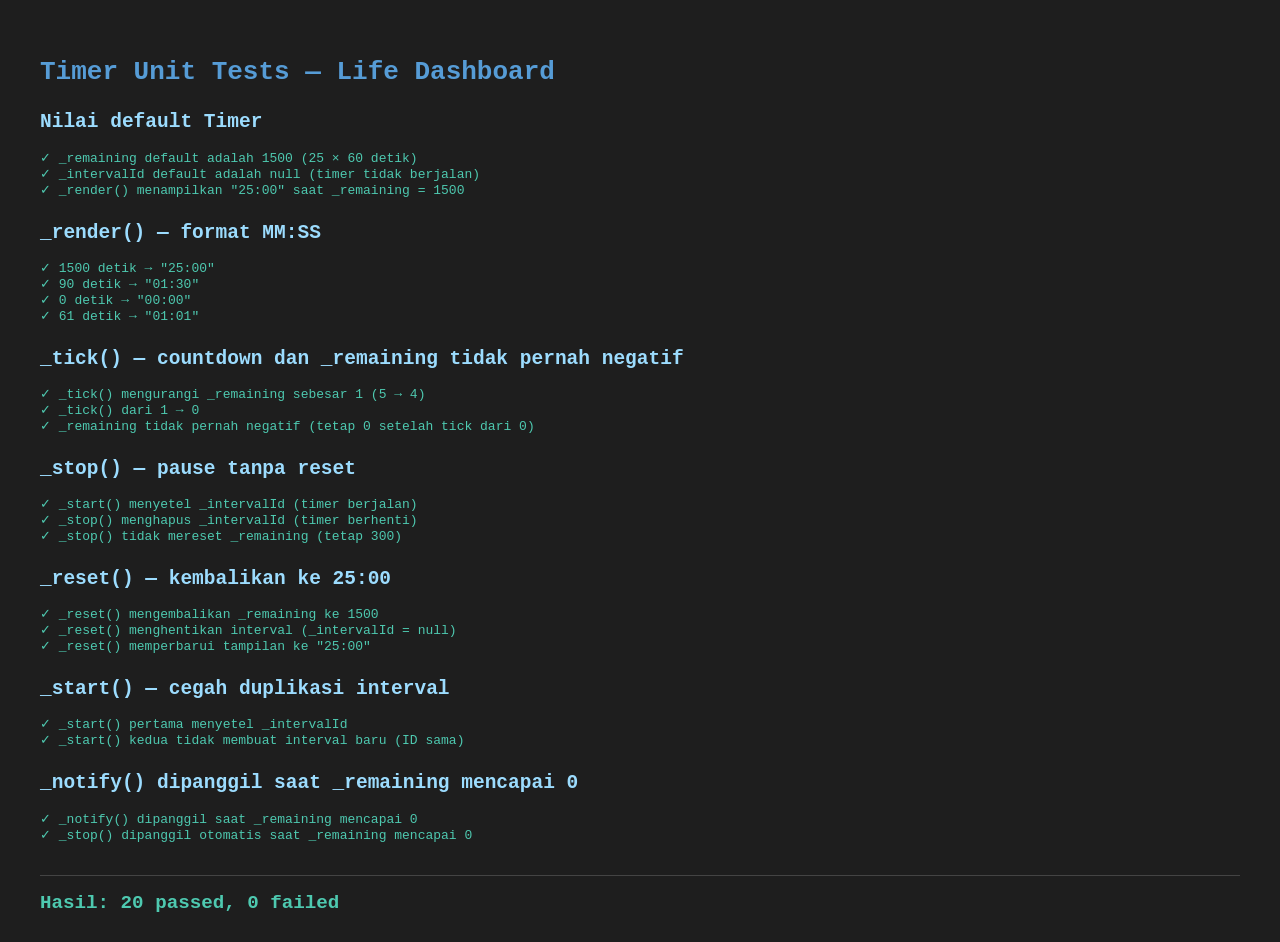
<file: tests/timer.test.html>
<!DOCTYPE html>
<html lang="id">
<head>
  <meta charset="UTF-8" />
  <meta name="viewport" content="width=device-width, initial-scale=1.0" />
  <title>Timer Unit Tests — Life Dashboard</title>
  <style>
    body { font-family: monospace; padding: 2rem; background: #1e1e1e; color: #d4d4d4; }
    h1 { color: #569cd6; }
    h2 { color: #9cdcfe; margin-top: 1.5rem; }
    .pass { color: #4ec9b0; }
    .fail { color: #f44747; }
    .summary { margin-top: 2rem; font-size: 1.2rem; font-weight: bold; border-top: 1px solid #444; padding-top: 1rem; }
    .summary.all-pass { color: #4ec9b0; }
    .summary.has-fail { color: #f44747; }
  </style>
</head>
<body>
  <h1>Timer Unit Tests — Life Dashboard</h1>
  <!-- Elemen DOM yang dibutuhkan Timer -->
  <p id="timer-display" style="display:none">25:00</p>
  <button id="timer-start-btn" style="display:none">Mulai</button>
  <button id="timer-stop-btn"  style="display:none">Berhenti</button>
  <button id="timer-reset-btn" style="display:none">Reset</button>

  <div id="output"></div>

  <script>
    'use strict';

    // ─────────────────────────────────────────────
    // Timer module — disalin dari app.js untuk pengujian terisolasi
    // ─────────────────────────────────────────────
    var Timer = (function () {
      var _remaining = 1500;
      var _intervalId = null;
      var _notifyCalled = false; // flag untuk test

      function _render() {
        var el = document.getElementById('timer-display');
        if (!el) return;
        var minutes = Math.floor(_remaining / 60);
        var seconds = _remaining % 60;
        el.textContent = String(minutes).padStart(2, '0') + ':' + String(seconds).padStart(2, '0');
      }

      function _notify() {
        try {
          _notifyCalled = true;
          // Tidak memanggil alert() dalam test agar tidak memblokir
        } catch (e) { /* diabaikan */ }
      }

      function _stop() {
        clearInterval(_intervalId);
        _intervalId = null;
      }

      function _tick() {
        if (_remaining > 0) {
          _remaining -= 1;
        }
        _render();
        if (_remaining === 0) {
          _stop();
          _notify();
        }
      }

      function _start() {
        if (_intervalId !== null) return;
        _intervalId = setInterval(_tick, 1000);
      }

      function _reset() {
        _stop();
        _remaining = 1500;
        _render();
      }

      // Akses internal untuk testing
      function _getRemaining()    { return _remaining; }
      function _getIntervalId()   { return _intervalId; }
      function _getNotifyCalled() { return _notifyCalled; }
      function _setRemaining(v)   { _remaining = v; }
      function _resetNotify()     { _notifyCalled = false; }

      return {
        _start: _start,
        _stop: _stop,
        _reset: _reset,
        _tick: _tick,
        _render: _render,
        _getRemaining: _getRemaining,
        _getIntervalId: _getIntervalId,
        _getNotifyCalled: _getNotifyCalled,
        _setRemaining: _setRemaining,
        _resetNotify: _resetNotify
      };
    })();

    // ─────────────────────────────────────────────
    // Test runner
    // ─────────────────────────────────────────────
    var passed = 0;
    var failed = 0;
    var output = document.getElementById('output');

    function assert(condition, message) {
      var el = document.createElement('div');
      if (condition) {
        el.className = 'pass';
        el.textContent = '  ✓ ' + message;
        passed++;
      } else {
        el.className = 'fail';
        el.textContent = '  ✗ ' + message;
        failed++;
      }
      output.appendChild(el);
    }

    function describe(suiteName, fn) {
      var h2 = document.createElement('h2');
      h2.textContent = suiteName;
      output.appendChild(h2);
      fn();
    }

    // ─────────────────────────────────────────────
    // Test Suite 1: Nilai default
    // ─────────────────────────────────────────────
    describe('Nilai default Timer', function () {
      assert(
        Timer._getRemaining() === 1500,
        '_remaining default adalah 1500 (25 × 60 detik)'
      );
      assert(
        Timer._getIntervalId() === null,
        '_intervalId default adalah null (timer tidak berjalan)'
      );

      // Render awal harus menampilkan "25:00"
      Timer._render();
      var display = document.getElementById('timer-display');
      assert(
        display.textContent === '25:00',
        '_render() menampilkan "25:00" saat _remaining = 1500'
      );
    });

    // ─────────────────────────────────────────────
    // Test Suite 2: _render() — format MM:SS
    // ─────────────────────────────────────────────
    describe('_render() — format MM:SS', function () {
      Timer._setRemaining(1500);
      Timer._render();
      assert(
        document.getElementById('timer-display').textContent === '25:00',
        '1500 detik → "25:00"'
      );

      Timer._setRemaining(90);
      Timer._render();
      assert(
        document.getElementById('timer-display').textContent === '01:30',
        '90 detik → "01:30"'
      );

      Timer._setRemaining(0);
      Timer._render();
      assert(
        document.getElementById('timer-display').textContent === '00:00',
        '0 detik → "00:00"'
      );

      Timer._setRemaining(61);
      Timer._render();
      assert(
        document.getElementById('timer-display').textContent === '01:01',
        '61 detik → "01:01"'
      );

      // Reset ke 1500 untuk test berikutnya
      Timer._setRemaining(1500);
    });

    // ─────────────────────────────────────────────
    // Test Suite 3: _tick() — countdown dan _remaining tidak pernah negatif
    // ─────────────────────────────────────────────
    describe('_tick() — countdown dan _remaining tidak pernah negatif', function () {
      Timer._setRemaining(5);
      Timer._tick();
      assert(
        Timer._getRemaining() === 4,
        '_tick() mengurangi _remaining sebesar 1 (5 → 4)'
      );

      Timer._setRemaining(1);
      Timer._tick();
      assert(
        Timer._getRemaining() === 0,
        '_tick() dari 1 → 0'
      );

      // Tick lagi saat sudah 0 — tidak boleh negatif
      Timer._setRemaining(0);
      Timer._tick();
      assert(
        Timer._getRemaining() === 0,
        '_remaining tidak pernah negatif (tetap 0 setelah tick dari 0)'
      );

      Timer._setRemaining(1500);
    });

    // ─────────────────────────────────────────────
    // Test Suite 4: _stop() — pause tanpa reset
    // ─────────────────────────────────────────────
    describe('_stop() — pause tanpa reset', function () {
      Timer._setRemaining(300);
      Timer._start();
      assert(
        Timer._getIntervalId() !== null,
        '_start() menyetel _intervalId (timer berjalan)'
      );

      Timer._stop();
      assert(
        Timer._getIntervalId() === null,
        '_stop() menghapus _intervalId (timer berhenti)'
      );
      assert(
        Timer._getRemaining() === 300,
        '_stop() tidak mereset _remaining (tetap 300)'
      );
    });

    // ─────────────────────────────────────────────
    // Test Suite 5: _reset() — kembalikan ke 25:00
    // ─────────────────────────────────────────────
    describe('_reset() — kembalikan ke 25:00', function () {
      Timer._setRemaining(500);
      Timer._start();
      Timer._reset();

      assert(
        Timer._getRemaining() === 1500,
        '_reset() mengembalikan _remaining ke 1500'
      );
      assert(
        Timer._getIntervalId() === null,
        '_reset() menghentikan interval (_intervalId = null)'
      );
      assert(
        document.getElementById('timer-display').textContent === '25:00',
        '_reset() memperbarui tampilan ke "25:00"'
      );
    });

    // ─────────────────────────────────────────────
    // Test Suite 6: _start() — cegah duplikasi interval
    // ─────────────────────────────────────────────
    describe('_start() — cegah duplikasi interval', function () {
      Timer._reset();
      Timer._start();
      var firstId = Timer._getIntervalId();
      Timer._start(); // panggil lagi — harus diabaikan
      var secondId = Timer._getIntervalId();

      assert(
        firstId !== null,
        '_start() pertama menyetel _intervalId'
      );
      assert(
        firstId === secondId,
        '_start() kedua tidak membuat interval baru (ID sama)'
      );

      Timer._stop();
    });

    // ─────────────────────────────────────────────
    // Test Suite 7: _notify() dipanggil saat mencapai 00:00
    // ─────────────────────────────────────────────
    describe('_notify() dipanggil saat _remaining mencapai 0', function () {
      Timer._resetNotify();
      Timer._setRemaining(1);
      Timer._tick(); // _remaining → 0, harus memanggil _notify()

      assert(
        Timer._getNotifyCalled() === true,
        '_notify() dipanggil saat _remaining mencapai 0'
      );
      assert(
        Timer._getIntervalId() === null,
        '_stop() dipanggil otomatis saat _remaining mencapai 0'
      );

      Timer._setRemaining(1500);
    });

    // ─────────────────────────────────────────────
    // Summary
    // ─────────────────────────────────────────────
    var summary = document.createElement('div');
    summary.className = 'summary ' + (failed === 0 ? 'all-pass' : 'has-fail');
    summary.textContent = 'Hasil: ' + passed + ' passed, ' + failed + ' failed';
    output.appendChild(summary);
  </script>
</body>
</html>
</file>
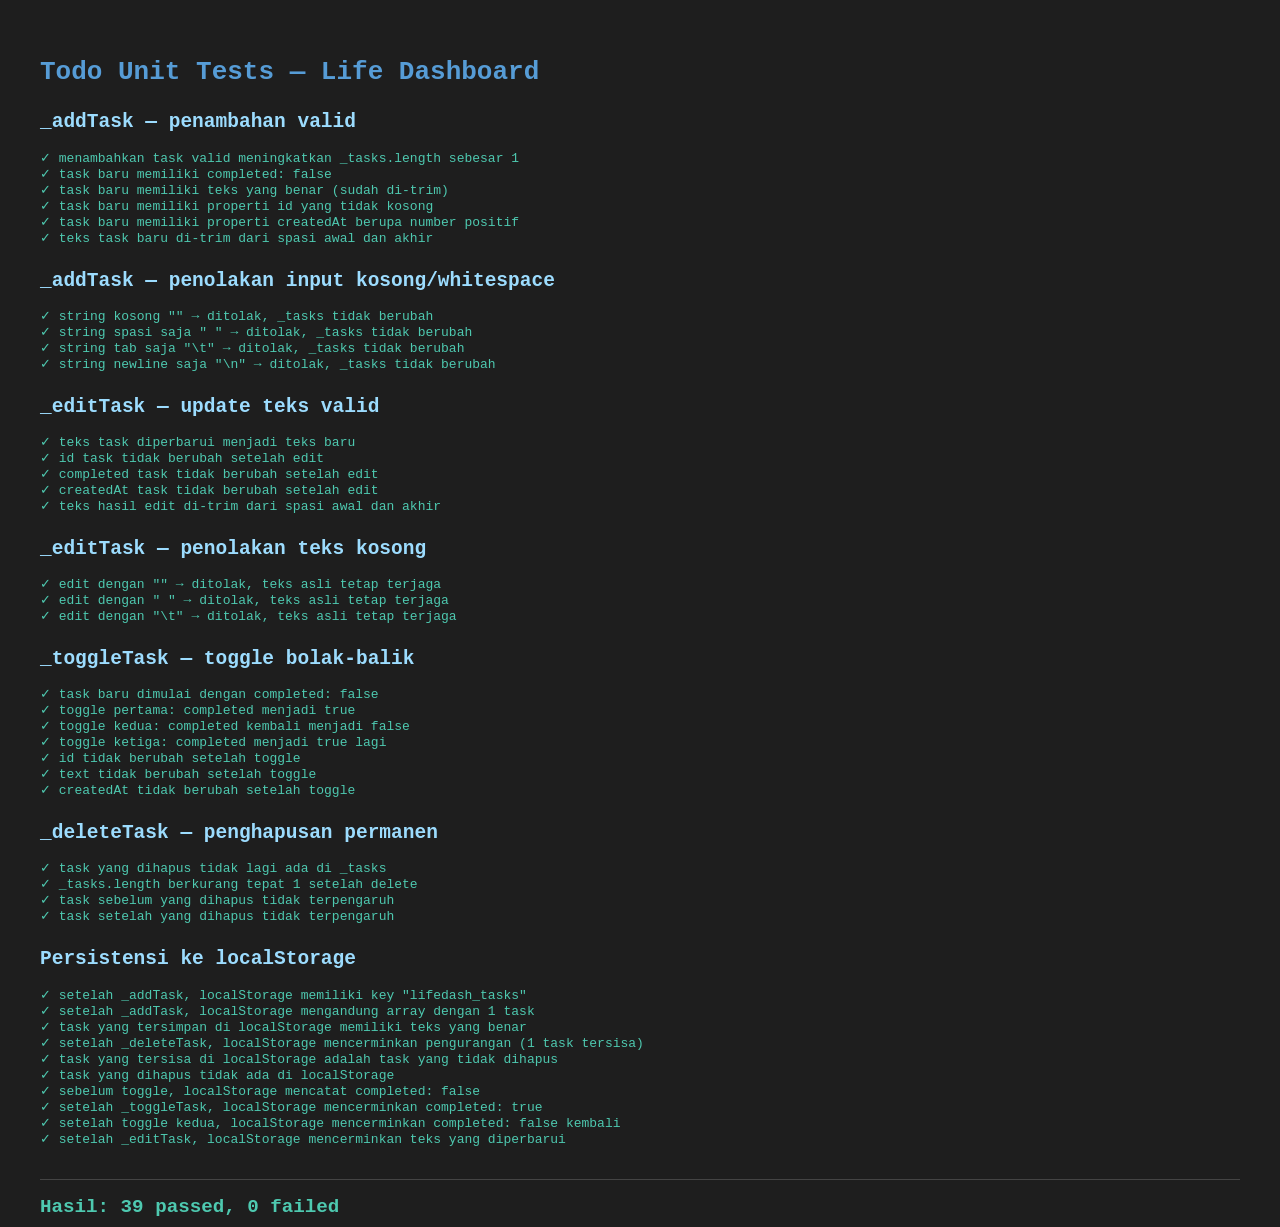
<file: tests/todo.test.html>
<!DOCTYPE html>
<html lang="id">
<head>
  <meta charset="UTF-8" />
  <meta name="viewport" content="width=device-width, initial-scale=1.0" />
  <title>Todo Unit Tests — Life Dashboard</title>
  <style>
    body { font-family: monospace; padding: 2rem; background: #1e1e1e; color: #d4d4d4; }
    h1 { color: #569cd6; }
    h2 { color: #9cdcfe; margin-top: 1.5rem; }
    .pass { color: #4ec9b0; }
    .fail { color: #f44747; }
    .summary { margin-top: 2rem; font-size: 1.2rem; font-weight: bold; border-top: 1px solid #444; padding-top: 1rem; }
    .summary.all-pass { color: #4ec9b0; }
    .summary.has-fail { color: #f44747; }
  </style>
</head>
<body>
  <h1>Todo Unit Tests — Life Dashboard</h1>
  <div id="output"></div>

  <script>
    'use strict';

    // ─────────────────────────────────────────────
    // Mock localStorage (untuk isolasi test)
    // ─────────────────────────────────────────────
    function createMockLocalStorage() {
      var store = {};
      return {
        getItem: function (key) {
          return Object.prototype.hasOwnProperty.call(store, key) ? store[key] : null;
        },
        setItem: function (key, value) {
          store[key] = String(value);
        },
        removeItem: function (key) {
          delete store[key];
        },
        clear: function () {
          store = {};
        }
      };
    }

    // ─────────────────────────────────────────────
    // createTodo(mockStorage) — factory Todo module
    // Mereplikasi logika Todo dari app.js dengan:
    //   - injectable mock storage (bukan global localStorage)
    //   - _render di-stub sebagai no-op (tidak ada DOM dependency)
    // ─────────────────────────────────────────────
    function createTodo(mockStorage) {
      // Storage wrapper yang menggunakan mockStorage
      var Storage = {
        get: function (key, fallback) {
          try {
            var raw = mockStorage.getItem(key);
            if (raw === null) return fallback;
            return JSON.parse(raw);
          } catch (e) {
            return fallback;
          }
        },
        set: function (key, value) {
          try {
            mockStorage.setItem(key, JSON.stringify(value));
          } catch (e) {
            // Kegagalan diabaikan secara diam-diam
          }
        }
      };

      var todo = {
        /** @type {Array<{id: string, text: string, completed: boolean, createdAt: number}>} */
        _tasks: [],

        /** Menghasilkan ID unik */
        _generateId: function () {
          if (typeof crypto !== 'undefined' && typeof crypto.randomUUID === 'function') {
            return crypto.randomUUID();
          }
          return Date.now().toString() + Math.random().toString(36).slice(2);
        },

        /** Membaca array tugas dari Storage dan mengisi _tasks */
        _load: function () {
          this._tasks = Storage.get('lifedash_tasks', []);
        },

        /** Menulis _tasks ke Storage */
        _save: function () {
          Storage.set('lifedash_tasks', this._tasks);
        },

        /** No-op: tidak ada DOM dalam unit test */
        _render: function () {
          // stub — tidak ada DOM dependency dalam unit test
        },

        /**
         * Validasi & tambah task baru → _save() → _render()
         * @param {string} text
         */
        _addTask: function (text) {
          if (text.trim().length === 0) return;
          var newTask = {
            id:        this._generateId(),
            text:      text.trim(),
            completed: false,
            createdAt: Date.now()
          };
          this._tasks.push(newTask);
          this._save();
          this._render();
        },

        /**
         * Validasi & update teks tugas → _save() → _render()
         * @param {string} id
         * @param {string} text
         */
        _editTask: function (id, text) {
          if (text.trim().length === 0) return;
          for (var i = 0; i < this._tasks.length; i++) {
            if (this._tasks[i].id === id) {
              this._tasks[i].text = text.trim();
              break;
            }
          }
          this._save();
          this._render();
        },

        /**
         * Toggle status completed → _save() → _render()
         * @param {string} id
         */
        _toggleTask: function (id) {
          for (var i = 0; i < this._tasks.length; i++) {
            if (this._tasks[i].id === id) {
              this._tasks[i].completed = !this._tasks[i].completed;
              break;
            }
          }
          this._save();
          this._render();
        },

        /**
         * Hapus tugas dengan id tersebut → _save() → _render()
         * @param {string} id
         */
        _deleteTask: function (id) {
          this._tasks = this._tasks.filter(function (task) {
            return task.id !== id;
          });
          this._save();
          this._render();
        }
      };

      return todo;
    }

    // ─────────────────────────────────────────────
    // Test runner
    // ─────────────────────────────────────────────
    var passed = 0;
    var failed = 0;
    var output = document.getElementById('output');

    function deepEqual(a, b) {
      return JSON.stringify(a) === JSON.stringify(b);
    }

    function assert(condition, message) {
      var el = document.createElement('div');
      if (condition) {
        el.className = 'pass';
        el.textContent = '  ✓ ' + message;
        passed++;
      } else {
        el.className = 'fail';
        el.textContent = '  ✗ ' + message;
        failed++;
      }
      output.appendChild(el);
    }

    function describe(suiteName, fn) {
      var h2 = document.createElement('h2');
      h2.textContent = suiteName;
      output.appendChild(h2);
      fn();
    }

    // ─────────────────────────────────────────────
    // Suite 1: _addTask — penambahan valid
    // ─────────────────────────────────────────────
    describe('_addTask — penambahan valid', function () {
      var ls = createMockLocalStorage();
      var todo = createTodo(ls);

      var beforeLen = todo._tasks.length; // 0
      todo._addTask('Belajar JavaScript');
      var afterLen = todo._tasks.length;

      assert(
        afterLen === beforeLen + 1,
        'menambahkan task valid meningkatkan _tasks.length sebesar 1'
      );

      var newTask = todo._tasks[todo._tasks.length - 1];

      assert(
        newTask.completed === false,
        'task baru memiliki completed: false'
      );

      assert(
        newTask.text === 'Belajar JavaScript',
        'task baru memiliki teks yang benar (sudah di-trim)'
      );

      assert(
        typeof newTask.id !== 'undefined' && newTask.id !== '',
        'task baru memiliki properti id yang tidak kosong'
      );

      assert(
        typeof newTask.createdAt === 'number' && newTask.createdAt > 0,
        'task baru memiliki properti createdAt berupa number positif'
      );

      // Tambah task dengan spasi di awal/akhir — teks harus di-trim
      todo._addTask('  Tugas dengan spasi  ');
      var trimmedTask = todo._tasks[todo._tasks.length - 1];
      assert(
        trimmedTask.text === 'Tugas dengan spasi',
        'teks task baru di-trim dari spasi awal dan akhir'
      );
    });

    // ─────────────────────────────────────────────
    // Suite 2: _addTask — penolakan input kosong/whitespace
    // ─────────────────────────────────────────────
    describe('_addTask — penolakan input kosong/whitespace', function () {
      var ls = createMockLocalStorage();
      var todo = createTodo(ls);

      var lenBefore = todo._tasks.length; // 0

      todo._addTask('');
      assert(
        todo._tasks.length === lenBefore,
        'string kosong "" → ditolak, _tasks tidak berubah'
      );

      todo._addTask('   ');
      assert(
        todo._tasks.length === lenBefore,
        'string spasi saja "   " → ditolak, _tasks tidak berubah'
      );

      todo._addTask('\t');
      assert(
        todo._tasks.length === lenBefore,
        'string tab saja "\\t" → ditolak, _tasks tidak berubah'
      );

      todo._addTask('\n');
      assert(
        todo._tasks.length === lenBefore,
        'string newline saja "\\n" → ditolak, _tasks tidak berubah'
      );
    });

    // ─────────────────────────────────────────────
    // Suite 3: _editTask — update teks valid
    // ─────────────────────────────────────────────
    describe('_editTask — update teks valid', function () {
      var ls = createMockLocalStorage();
      var todo = createTodo(ls);

      todo._addTask('Teks Awal');
      var task = todo._tasks[0];
      var originalId        = task.id;
      var originalCompleted = task.completed;
      var originalCreatedAt = task.createdAt;

      todo._editTask(task.id, 'Teks Baru');
      var editedTask = todo._tasks[0];

      assert(
        editedTask.text === 'Teks Baru',
        'teks task diperbarui menjadi teks baru'
      );

      assert(
        editedTask.id === originalId,
        'id task tidak berubah setelah edit'
      );

      assert(
        editedTask.completed === originalCompleted,
        'completed task tidak berubah setelah edit'
      );

      assert(
        editedTask.createdAt === originalCreatedAt,
        'createdAt task tidak berubah setelah edit'
      );

      // Edit dengan spasi di awal/akhir — teks harus di-trim
      todo._editTask(task.id, '  Teks Dengan Spasi  ');
      assert(
        todo._tasks[0].text === 'Teks Dengan Spasi',
        'teks hasil edit di-trim dari spasi awal dan akhir'
      );
    });

    // ─────────────────────────────────────────────
    // Suite 4: _editTask — penolakan teks kosong
    // ─────────────────────────────────────────────
    describe('_editTask — penolakan teks kosong', function () {
      var ls = createMockLocalStorage();
      var todo = createTodo(ls);

      todo._addTask('Teks Asli');
      var taskId = todo._tasks[0].id;

      todo._editTask(taskId, '');
      assert(
        todo._tasks[0].text === 'Teks Asli',
        'edit dengan "" → ditolak, teks asli tetap terjaga'
      );

      todo._editTask(taskId, '   ');
      assert(
        todo._tasks[0].text === 'Teks Asli',
        'edit dengan "   " → ditolak, teks asli tetap terjaga'
      );

      todo._editTask(taskId, '\t');
      assert(
        todo._tasks[0].text === 'Teks Asli',
        'edit dengan "\\t" → ditolak, teks asli tetap terjaga'
      );
    });

    // ─────────────────────────────────────────────
    // Suite 5: _toggleTask — toggle bolak-balik
    // ─────────────────────────────────────────────
    describe('_toggleTask — toggle bolak-balik', function () {
      var ls = createMockLocalStorage();
      var todo = createTodo(ls);

      todo._addTask('Tugas Toggle');
      var task = todo._tasks[0];
      var taskId        = task.id;
      var originalText  = task.text;
      var originalCreatedAt = task.createdAt;

      // Awalnya completed: false
      assert(
        todo._tasks[0].completed === false,
        'task baru dimulai dengan completed: false'
      );

      // Toggle pertama: false → true
      todo._toggleTask(taskId);
      assert(
        todo._tasks[0].completed === true,
        'toggle pertama: completed menjadi true'
      );

      // Toggle kedua: true → false
      todo._toggleTask(taskId);
      assert(
        todo._tasks[0].completed === false,
        'toggle kedua: completed kembali menjadi false'
      );

      // Toggle ketiga: false → true lagi
      todo._toggleTask(taskId);
      assert(
        todo._tasks[0].completed === true,
        'toggle ketiga: completed menjadi true lagi'
      );

      // Properti lain tidak berubah setelah toggle
      assert(
        todo._tasks[0].id === taskId,
        'id tidak berubah setelah toggle'
      );

      assert(
        todo._tasks[0].text === originalText,
        'text tidak berubah setelah toggle'
      );

      assert(
        todo._tasks[0].createdAt === originalCreatedAt,
        'createdAt tidak berubah setelah toggle'
      );
    });

    // ─────────────────────────────────────────────
    // Suite 6: _deleteTask — penghapusan permanen
    // ─────────────────────────────────────────────
    describe('_deleteTask — penghapusan permanen', function () {
      var ls = createMockLocalStorage();
      var todo = createTodo(ls);

      todo._addTask('Tugas A');
      todo._addTask('Tugas B');
      todo._addTask('Tugas C');

      var lenBefore = todo._tasks.length; // 3
      var taskToDelete = todo._tasks[1]; // Tugas B
      var deletedId = taskToDelete.id;

      todo._deleteTask(deletedId);

      // Task yang dihapus tidak ada lagi
      var stillExists = todo._tasks.some(function (t) { return t.id === deletedId; });
      assert(
        !stillExists,
        'task yang dihapus tidak lagi ada di _tasks'
      );

      // Panjang berkurang tepat 1
      assert(
        todo._tasks.length === lenBefore - 1,
        '_tasks.length berkurang tepat 1 setelah delete'
      );

      // Task lain tidak terpengaruh
      assert(
        todo._tasks[0].text === 'Tugas A',
        'task sebelum yang dihapus tidak terpengaruh'
      );

      assert(
        todo._tasks[1].text === 'Tugas C',
        'task setelah yang dihapus tidak terpengaruh'
      );
    });

    // ─────────────────────────────────────────────
    // Suite 7: Persistensi ke localStorage
    // ─────────────────────────────────────────────
    describe('Persistensi ke localStorage', function () {
      // Test 7a: _addTask menyimpan ke localStorage
      var ls1 = createMockLocalStorage();
      var todo1 = createTodo(ls1);

      todo1._addTask('Tugas Persisten');

      var raw1 = ls1.getItem('lifedash_tasks');
      assert(
        raw1 !== null,
        'setelah _addTask, localStorage memiliki key "lifedash_tasks"'
      );

      var stored1 = JSON.parse(raw1);
      assert(
        Array.isArray(stored1) && stored1.length === 1,
        'setelah _addTask, localStorage mengandung array dengan 1 task'
      );

      assert(
        stored1[0].text === 'Tugas Persisten',
        'task yang tersimpan di localStorage memiliki teks yang benar'
      );

      // Test 7b: _deleteTask memperbarui localStorage
      var ls2 = createMockLocalStorage();
      var todo2 = createTodo(ls2);

      todo2._addTask('Tugas X');
      todo2._addTask('Tugas Y');
      var idToDelete = todo2._tasks[0].id;

      todo2._deleteTask(idToDelete);

      var stored2 = JSON.parse(ls2.getItem('lifedash_tasks'));
      assert(
        stored2.length === 1,
        'setelah _deleteTask, localStorage mencerminkan pengurangan (1 task tersisa)'
      );

      assert(
        stored2[0].text === 'Tugas Y',
        'task yang tersisa di localStorage adalah task yang tidak dihapus'
      );

      var deletedInStorage = stored2.some(function (t) { return t.id === idToDelete; });
      assert(
        !deletedInStorage,
        'task yang dihapus tidak ada di localStorage'
      );

      // Test 7c: _toggleTask memperbarui localStorage
      var ls3 = createMockLocalStorage();
      var todo3 = createTodo(ls3);

      todo3._addTask('Tugas Toggle Persisten');
      var taskId3 = todo3._tasks[0].id;

      // Sebelum toggle: completed = false di localStorage
      var storedBefore = JSON.parse(ls3.getItem('lifedash_tasks'));
      assert(
        storedBefore[0].completed === false,
        'sebelum toggle, localStorage mencatat completed: false'
      );

      todo3._toggleTask(taskId3);

      // Setelah toggle: completed = true di localStorage
      var storedAfter = JSON.parse(ls3.getItem('lifedash_tasks'));
      assert(
        storedAfter[0].completed === true,
        'setelah _toggleTask, localStorage mencerminkan completed: true'
      );

      // Toggle balik: completed = false lagi di localStorage
      todo3._toggleTask(taskId3);
      var storedAfter2 = JSON.parse(ls3.getItem('lifedash_tasks'));
      assert(
        storedAfter2[0].completed === false,
        'setelah toggle kedua, localStorage mencerminkan completed: false kembali'
      );

      // Test 7d: _editTask memperbarui localStorage
      var ls4 = createMockLocalStorage();
      var todo4 = createTodo(ls4);

      todo4._addTask('Teks Lama');
      var taskId4 = todo4._tasks[0].id;

      todo4._editTask(taskId4, 'Teks Baru');

      var stored4 = JSON.parse(ls4.getItem('lifedash_tasks'));
      assert(
        stored4[0].text === 'Teks Baru',
        'setelah _editTask, localStorage mencerminkan teks yang diperbarui'
      );
    });

    // ─────────────────────────────────────────────
    // Summary
    // ─────────────────────────────────────────────
    var summary = document.createElement('div');
    summary.className = 'summary ' + (failed === 0 ? 'all-pass' : 'has-fail');
    summary.textContent = 'Hasil: ' + passed + ' passed, ' + failed + ' failed';
    output.appendChild(summary);
  </script>
</body>
</html>
</file>
<file: css/style.css>
/* ==========================================================================
   Life Dashboard — css/style.css
   ========================================================================== */

/* ==========================================================================
   1. CSS Custom Properties
   ========================================================================== */
:root {
  --color-bg-from:     #6b48ff;
  --color-bg-to:       #a855f7;
  --color-surface:     #ffffff;
  --color-surface-alt: #f3f4f6;
  --color-border:      #e5e7eb;
  --color-primary:     #4f6ef7;
  --color-primary-dark:#3b5bdb;
  --color-danger:      #ef4444;
  --color-text:        #111827;
  --color-text-muted:  #6b7280;
  --color-text-done:   #9ca3af;
  --color-clock-time:  #4f6ef7;

  --font-family:  'Segoe UI', system-ui, -apple-system, sans-serif;
  --font-mono:    'Consolas', 'Courier New', monospace;

  --radius-sm:  0.375rem;
  --radius-md:  0.75rem;
  --radius-lg:  1.25rem;
  --radius-pill: 9999px;

  --shadow-card: 0 4px 24px rgba(0,0,0,0.10), 0 1.5px 6px rgba(0,0,0,0.07);
  --transition:  150ms ease;
}

/* ==========================================================================
   2. Reset & Base Styles
   ========================================================================== */
*,
*::before,
*::after {
  box-sizing: border-box;
  margin: 0;
  padding: 0;
}

html { font-size: 16px; }

body {
  font-family: var(--font-family);
  min-height: 100vh;
  background: linear-gradient(135deg, var(--color-bg-from) 0%, var(--color-bg-to) 100%);
  color: var(--color-text);
  line-height: 1.5;
  padding: 2rem 1.5rem;
}

ul  { list-style: none; }

button {
  cursor: pointer;
  font-family: inherit;
  border: none;
  border-radius: var(--radius-sm);
  transition: opacity var(--transition), background-color var(--transition);
}
button:hover        { opacity: 0.88; }
button:focus-visible { outline: 2px solid var(--color-primary); outline-offset: 2px; }

input[type="text"],
input[type="url"] {
  font-family: inherit;
  font-size: 0.875rem;
  background: var(--color-surface);
  color: var(--color-text);
  border: 1.5px solid var(--color-border);
  border-radius: var(--radius-sm);
  padding: 0.45rem 0.75rem;
  outline: none;
  transition: border-color var(--transition);
  width: 100%;
}
input[type="text"]:focus,
input[type="url"]:focus { border-color: var(--color-primary); }

a {
  color: var(--color-primary);
  text-decoration: none;
}
a:hover { text-decoration: underline; }

/* ==========================================================================
   3. Dashboard Layout
   ========================================================================== */
.dashboard {
  display: grid;
  grid-template-columns: 1fr 1fr;
  grid-template-rows: auto auto auto;
  gap: 1.25rem;
  max-width: 1100px;
  margin: 0 auto;
}

/* Clock spans full width */
.card--clock {
  grid-column: 1 / -1;
}

/* ==========================================================================
   4. Card base
   ========================================================================== */
.card {
  background: var(--color-surface);
  border-radius: var(--radius-lg);
  padding: 1.5rem;
  box-shadow: var(--shadow-card);
}

.card__title {
  font-size: 1rem;
  font-weight: 700;
  color: var(--color-text);
  margin-bottom: 1rem;
}

/* ==========================================================================
   5. Clock
   ========================================================================== */
.card--clock {
  text-align: center;
  padding: 1.75rem 2rem;
}

.clock__time {
  font-family: var(--font-mono);
  font-size: 3.5rem;
  font-weight: 700;
  color: var(--color-clock-time);
  letter-spacing: 0.04em;
  line-height: 1;
}

.clock__date {
  font-size: 0.9rem;
  color: var(--color-text-muted);
  margin-top: 0.35rem;
  margin-bottom: 0.5rem;
}

.clock__greeting {
  font-size: 1.1rem;
  font-weight: 700;
  color: var(--color-text);
}

/* ==========================================================================
   6. Todo
   ========================================================================== */
.card--todo { display: flex; flex-direction: column; gap: 0.75rem; }

.todo__input-row {
  display: flex;
  gap: 0.5rem;
}
.todo__input-row input { flex: 1; }

#todo-add-btn {
  background: var(--color-primary);
  color: #fff;
  font-weight: 600;
  font-size: 0.875rem;
  padding: 0.45rem 1rem;
  border-radius: var(--radius-sm);
  white-space: nowrap;
}
#todo-add-btn:hover { background: var(--color-primary-dark); opacity: 1; }

.todo__list {
  display: flex;
  flex-direction: column;
  gap: 0.4rem;
  max-height: 260px;
  overflow-y: auto;
}

.todo__item {
  display: flex;
  align-items: center;
  gap: 0.5rem;
  padding: 0.35rem 0.5rem;
  border-radius: var(--radius-sm);
  background: var(--color-surface-alt);
}

.todo__item input[type="checkbox"] {
  width: 1rem;
  height: 1rem;
  flex-shrink: 0;
  accent-color: var(--color-primary);
  cursor: pointer;
}

.todo__item-text {
  flex: 1;
  font-size: 0.875rem;
  word-break: break-word;
}

.todo__item--done {
  text-decoration: line-through;
  color: var(--color-text-done);
}

.todo__btn {
  flex-shrink: 0;
  font-size: 0.75rem;
  padding: 2px 8px;
  border-radius: var(--radius-sm);
}
.todo__btn--edit   { background: #f59e0b; color: #fff; }
.todo__btn--delete { background: var(--color-danger); color: #fff; }

/* ==========================================================================
   7. Timer
   ========================================================================== */
.card--timer {
  text-align: center;
  display: flex;
  flex-direction: column;
  align-items: center;
  gap: 0.75rem;
}

.timer__display {
  font-family: var(--font-mono);
  font-size: 3.5rem;
  font-weight: 700;
  color: var(--color-clock-time);
  letter-spacing: 0.04em;
  line-height: 1;
}

.timer__controls {
  display: flex;
  gap: 0.5rem;
  justify-content: center;
}

#timer-start-btn {
  background: var(--color-primary);
  color: #fff;
  font-weight: 600;
  font-size: 0.875rem;
  padding: 0.45rem 1.25rem;
}
#timer-stop-btn {
  background: #e5e7eb;
  color: var(--color-text);
  font-weight: 600;
  font-size: 0.875rem;
  padding: 0.45rem 1.25rem;
}
#timer-reset-btn {
  background: #e5e7eb;
  color: var(--color-text);
  font-weight: 600;
  font-size: 0.875rem;
  padding: 0.45rem 1.25rem;
}

/* ==========================================================================
   8. Links
   ========================================================================== */
.card--links { display: flex; flex-direction: column; gap: 0.75rem; }

.links__input-row {
  display: flex;
  gap: 0.5rem;
  flex-wrap: wrap;
}
.links__input-row input { flex: 1; min-width: 90px; }

#links-add-btn {
  background: var(--color-primary);
  color: #fff;
  font-weight: 600;
  font-size: 0.875rem;
  padding: 0.45rem 1rem;
  white-space: nowrap;
}
#links-add-btn:hover { background: var(--color-primary-dark); opacity: 1; }

.links__error {
  font-size: 0.8rem;
  color: var(--color-danger);
}

/* Links displayed as pill buttons */
.links__list {
  display: flex;
  flex-wrap: wrap;
  gap: 0.5rem;
}

.links__item {
  display: flex;
  align-items: center;
  background: var(--color-primary);
  border-radius: var(--radius-pill);
  padding: 0.3rem 0.75rem 0.3rem 1rem;
  gap: 0.4rem;
}

.links__anchor {
  color: #fff;
  font-size: 0.875rem;
  font-weight: 500;
  text-decoration: none;
  white-space: nowrap;
}
.links__anchor:hover { text-decoration: underline; color: #fff; }

.links__btn--delete {
  background: rgba(255,255,255,0.25);
  color: #fff;
  border-radius: 50%;
  width: 1.1rem;
  height: 1.1rem;
  font-size: 0.65rem;
  display: flex;
  align-items: center;
  justify-content: center;
  padding: 0;
  line-height: 1;
  flex-shrink: 0;
}
.links__btn--delete:hover { background: rgba(255,255,255,0.45); opacity: 1; }

/* ==========================================================================
   9. Responsive
   ========================================================================== */
@media (max-width: 1023px) {
  .dashboard { grid-template-columns: 1fr; }
  .card--clock { grid-column: 1; }
}

@media (max-width: 767px) {
  body { padding: 1rem; }
  .dashboard { gap: 1rem; }
  .clock__time,
  .timer__display { font-size: 2.5rem; }
  .links__input-row { flex-direction: column; }
}

/* ==========================================================================
   Challenges
   ========================================================================== */

/* Challenge 1: Custom name in greeting */
.clock__name-row {
  display: flex;
  gap: 0.5rem;
  justify-content: center;
  margin-top: 0.75rem;
}

.clock__name-row input {
  width: auto;
  max-width: 200px;
  text-align: center;
  font-size: 0.875rem;
  border: 1.5px solid var(--color-border);
  border-radius: var(--radius-sm);
  padding: 0.35rem 0.75rem;
}

#name-save-btn {
  background: var(--color-primary);
  color: #fff;
  font-size: 0.8rem;
  font-weight: 600;
  padding: 0.35rem 0.85rem;
  border-radius: var(--radius-sm);
}

/* Challenge 2: Change Pomodoro time */
.timer__custom-row {
  display: flex;
  align-items: center;
  gap: 0.5rem;
  margin-top: 0.25rem;
}

.timer__custom-label {
  font-size: 0.8rem;
  color: var(--color-text-muted);
  white-space: nowrap;
}

#timer-custom-input {
  width: 4rem;
  text-align: center;
  font-size: 0.875rem;
  border: 1.5px solid var(--color-border);
  border-radius: var(--radius-sm);
  padding: 0.3rem 0.5rem;
  background: var(--color-surface);
  color: var(--color-text);
  outline: none;
}

#timer-custom-input:focus { border-color: var(--color-primary); }

#timer-set-btn {
  background: var(--color-primary);
  color: #fff;
  font-size: 0.8rem;
  font-weight: 600;
  padding: 0.3rem 0.75rem;
  border-radius: var(--radius-sm);
}

/* Challenge 3: Prevent duplicate tasks — error message */
.todo__error {
  font-size: 0.8rem;
  color: var(--color-danger);
  padding: 0.1rem 0;
}
</file>
